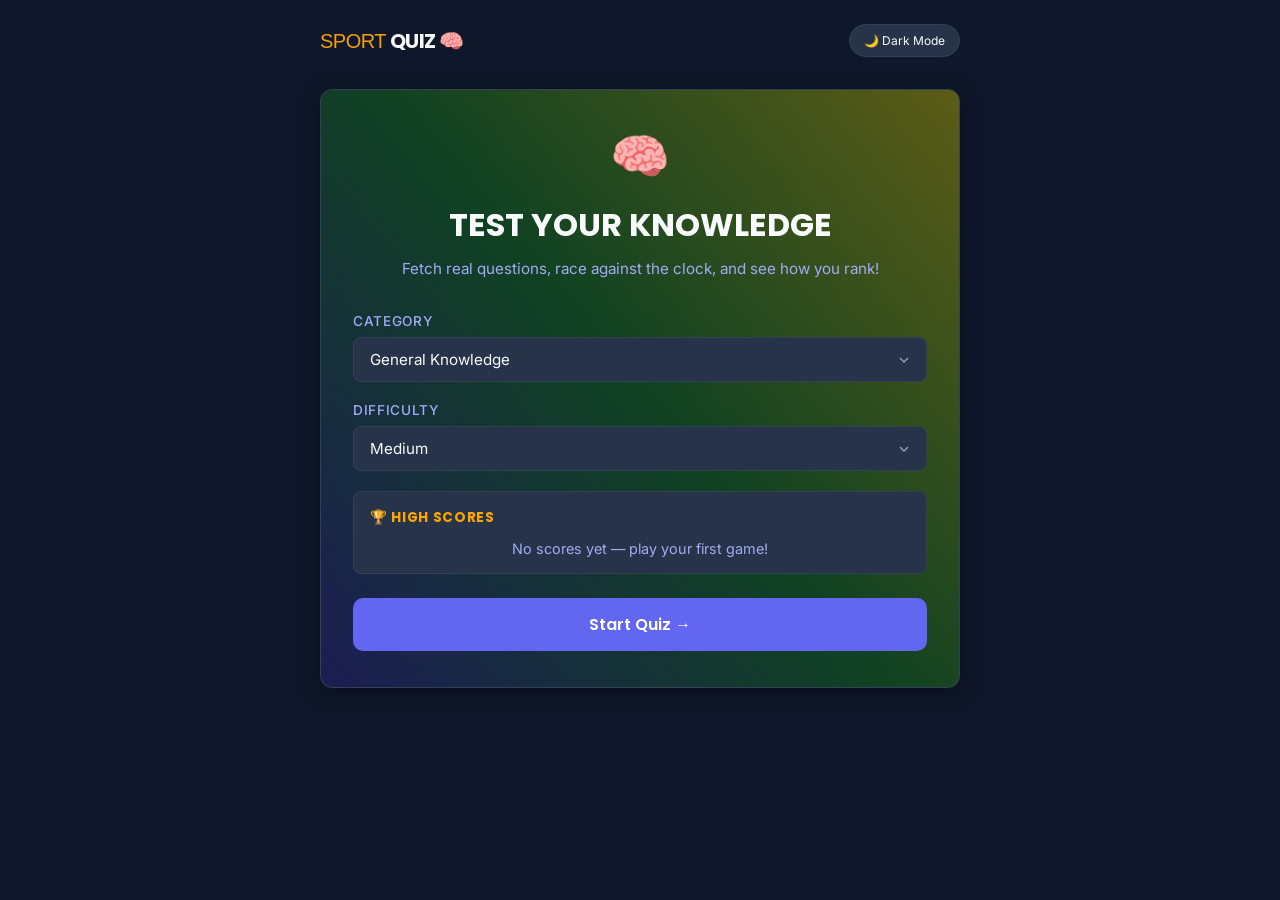
<file: index.html>
<!DOCTYPE html>
<html lang="en" data-theme="dark">
<head>
  <meta charset="UTF-8" />
  <meta name="viewport" content="width=device-width, initial-scale=1.0" />
  <title>QuizMaster — Test Your Knowledge</title>
  <link href="https://fonts.googleapis.com/css2?family=Poppins:wght@400;600;700&family=Inter:wght@400;500&display=swap" rel="stylesheet" />

  <style>
    :root {
      --bg:        #0F172A;
      --card:      linear-gradient(50deg, #1c1d53,#104222,rgb(92, 92, 22));
      --card2:     #263348;
      --border:    #334155;
      --text:      #F8FAFC;
      --muted:     rgb(164, 170, 247);
      --accent:    #6366F1;
      --accent-h:  #4F46E5;
      --correct:   green;
      --wrong:     #EF4444;
      --warn:      #F59E0B;
      --radius:    12px;
      --shadow:    0 4px 24px rgba(0,0,0,0.4);
    }
    [data-theme="light"] {
      --bg:        #F1F5F9;
      --card:      linear-gradient(50deg, #6366F1,#22C55E,green);
      --card2:     #F8FAFC;
      --border:    #E2E8F0;
      --text:      #0F172A;
      --muted:     black;
      --shadow:    0 4px 24px rgba(0,0,0,0.08);
    }

    * { box-sizing: border-box; margin: 0; padding: 0; }

    body {
      font-family: 'Inter', sans-serif;
      background: var(--bg);
      color: var(--text);
      min-height: 100vh;
      display: flex;
      flex-direction: column;
      align-items: center;
      padding: 24px 16px 48px;
      transition: background 0.3s, color 0.3s;
    }
    h1, h2, h3 { font-family: 'Poppins', sans-serif; }

    header {
      width: 100%;
      max-width: 640px;
      display: flex;
      justify-content: space-between;
      align-items: center;
      margin-bottom: 32px;
    }
    .logo {
      font-family: 'Poppins', sans-serif;
      font-weight: 700;
      font-size: 1.25rem;
      color: var(--warn);
      letter-spacing: -0.5px;
                     animation: ani ease-in-out 0.5 0.2 infinite;

    }
        .logo span { color: var(--text); }

    .logo::before{
      content: "SPORT";
      /*color:color-mix(in srgb-linear, rgb(24, 7, 7) 20%, orange 50%);*/
font-weight: 200;
font-family: 'Franklin Gothic Medium', 'Arial Narrow', Arial, sans-serif;
               animation: ani ease-in-out 15s 2s infinite;

}
    @keyframes ani {
      0%{content: "SPORT";
      color: red;
    }
      10%{content: "ANIMAL";
      color: burlywood;
    
    }
      20%{content: "HISTORY";
      color: rgb(224, 69, 69);
    
    }
    30%{content: "FILM";
  color:black;}
40%{content: "SCIENCE";
color: wheat;}
50%{content: "NATURE";
color: #104222;}
60%{content:"MUSIC";
color: gold;}
70%{content: "COMPUTER";
color: blue;}
80%{content:"GEOGRAPHY";
color: green;}
    }

    #theme-btn {
      background: var(--card2);
      border: 1px solid var(--border);
      color: var(--text);
      padding: 8px 14px;
      border-radius: 999px;
      cursor: pointer;
      font-size: 0.75rem;
      font-family: 'Inter', sans-serif;
      transition: background 0.2s;
    }
    #theme-btn:hover { background: var(--card);
    transform: scale(1.1); }

    .card {
      background: var(--card);
      border: 1px solid var(--border);
      border-radius: var(--radius);
      box-shadow: var(--shadow);
      width: 100%;
      max-width: 640px;
      padding: 36px 32px;
    }

    .screen { display: none; }
    .screen.active { display: block; }

    .welcome-icon { font-size: 3rem; text-align: center; margin-bottom: 16px; }
    .welcome-title { font-size: 2rem; font-weight: 700; text-align: center; margin-bottom: 8px; }
    .welcome-sub {
      color: var(--muted);
      text-align: center;
      margin-bottom: 32px;
      font-size: 0.95rem;
      line-height: 1.6;
    }

    .form-group { margin-bottom: 20px; }
    .form-group label {
      display: block;
      font-size: 0.85rem;
      font-weight: 500;
      color: var(--muted);
      margin-bottom: 8px;
      text-transform: uppercase;
      letter-spacing: 0.05em;
    }
    .form-group select {
      width: 100%;
      padding: 12px 16px;
      background: var(--card2);
      border: 1px solid var(--border);
      border-radius: 8px;
      color: var(--text);
      font-family: 'Inter', sans-serif;
      font-size: 0.95rem;
      cursor: pointer;
      appearance: none;
      background-image: url("data:image/svg+xml,%3Csvg xmlns='http://www.w3.org/2000/svg' width='16' height='16' viewBox='0 0 24 24' fill='none' stroke='%2394A3B8' stroke-width='2'%3E%3Cpath d='M6 9l6 6 6-6'/%3E%3C/svg%3E");
      background-repeat: no-repeat;
      background-position: right 14px center;
      transition: border-color 0.2s;
    }
    .form-group select:focus { outline: none; border-color: var(--accent); }

    .high-scores-preview {
      background: var(--card2);
      border: 1px solid var(--border);
      border-radius: 8px;
      padding: 16px;
      margin-bottom: 24px;
    }
    .high-scores-preview h3 {
      font-size: 0.85rem;
      color: var(--muted);
      text-transform: uppercase;
      letter-spacing: 0.05em;
      margin-bottom: 12px;
    }
    .score-entry {
      display: flex;
      justify-content: space-between;
      font-size: 0.9rem;
      padding: 4px 0;
      border-bottom: 1px solid var(--border);
    }
    .score-entry:last-child { border-bottom: none; }
    .score-entry .score-val { color: var(--accent); font-weight: 600; }
    .no-scores { color: var(--muted); font-size: 0.9rem; text-align: center; }

    .btn {
      display: block;
      width: 100%;
      padding: 14px 24px;
      border-radius: 10px;
      border: none;
      font-family: 'Poppins', sans-serif;
      font-size: 1rem;
      font-weight: 600;
      cursor: pointer;
      transition: transform 0.1s, opacity 0.2s;
    }
    
    .btn:active { transform: scale(0.98); }
    .btn-primary { background: var(--accent); color: #fff; }
    .btn-primary:hover { background: var(--accent-h); }
    .btn-outline {
      background: transparent;
      border: 1px solid var(--border);
      color: var(--text);
      margin-top: 12px;
    }
    .btn-outline:hover { background: var(--card2); }

    .loading-content { text-align: center; padding: 24px 0; }
    .spinner {
      width: 52px;
      height: 52px;
      border: 4px solid var(--border);
      border-top-color: var(--accent);
      border-radius: 50%;
      margin: 0 auto 24px;
      animation: spin 0.8s linear infinite;
    }
    @keyframes spin { to { transform: rotate(360deg); } }
    .loading-content p { color: var(--muted); font-size: 0.95rem; }

    .error-icon { font-size: 3rem; text-align: center; margin-bottom: 16px; }
    .error-msg { color: var(--muted); text-align: center; margin-bottom: 24px; line-height: 1.6; }

    .quiz-meta {
      display: flex;
      justify-content: space-between;
      align-items: center;
      margin-bottom: 20px;
    }
    .question-counter { font-size: 0.85rem; color: var(--muted); font-weight: 500; }

    .timer {
      display: flex;
      align-items: center;
      gap: 6px;
      font-family: 'Poppins', sans-serif;
      font-weight: 700;
      font-size: 1.1rem;
      color: var(--text);
      background: var(--card2);
      border: 1px solid var(--border);
      padding: 6px 14px;
      border-radius: 999px;
      transition: color 0.3s, border-color 0.3s;
    }
    .timer.warning { color: var(--warn); border-color: var(--warn); }
    .timer.danger  { color: var(--wrong); border-color: var(--wrong); }

    .progress-wrap {
      height: 6px;
      background: var(--card2);
      border-radius: 999px;
      margin-bottom: 24px;
      overflow: hidden;
    }
    .progress-bar {
      height: 100%;
      background: var(--accent);
      border-radius: 999px;
      transition: width 0.4s ease;
      box-shadow: 0 0 8px var(--accent);
    }

    .quiz-badges { display: flex; gap: 8px; margin-bottom: 20px; flex-wrap: wrap; }
    .badge {
      font-size: 0.75rem;
      padding: 3px 10px;
      border-radius: 999px;
      border: 1px solid var(--border);
      color: var(--muted);
      background: var(--card2);
    }
    .badge.easy   { color: #22C55E; border-color: #22C55E44; background: #22C55E11; }
    .badge.medium { color: var(--warn); border-color: #F59E0B44; background: #F59E0B11; }
    .badge.hard   { color: var(--wrong); border-color: #EF444444; background: #EF444411; }

    .question-text {
      font-family: 'Poppins', sans-serif;
      font-size: 1.15rem;
      font-weight: 600;
      line-height: 1.6;
      margin-bottom: 28px;
    }

    .answers-grid {
      display: grid;
      grid-template-columns: 1fr 1fr;
      gap: 12px;
      margin-bottom: 28px;
    }
    .answer-btn {
      background: var(--card2);
      border: 1.5px solid var(--border);
      border-radius: 10px;
      color: var(--text);
      font-family: 'Inter', sans-serif;
      font-size: 0.9rem;
      padding: 14px 12px;
      cursor: pointer;
      text-align: left;
      line-height: 1.5;
      transition: border-color 0.15s, background 0.15s, transform 0.1s;
    }
    .answer-btn:hover:not(:disabled) { border-color: var(--accent); background: var(--card); }
    .answer-btn:active:not(:disabled) { transform: scale(0.98); }
    .answer-btn.correct { border-color: var(--correct); background: #22C55E18; color: var(--correct); }
    .answer-btn.wrong   { border-color: var(--wrong);   background: #EF444418; color: var(--wrong); }
    .answer-btn:disabled { cursor: default; }

    .score-track {
      display: flex;
      align-items: center;
      justify-content: flex-end;
      gap: 8px;
      margin-bottom: 16px;
      font-size: 0.85rem;
      color: var(--muted);
    }
    .score-track strong { color: var(--correct); font-size: 1rem; }

    .results-header { text-align: center; margin-bottom: 32px; }
    .results-emoji  { font-size: 3.5rem; margin-bottom: 12px; }
    .results-title  { font-size: 1.75rem; font-weight: 700; margin-bottom: 6px; }
    .results-subtitle { color: var(--muted); font-size: 0.95rem; }

    .stats-grid {
      display: grid;
      grid-template-columns: repeat(3, 1fr);
      gap: 12px;
      margin-bottom: 28px;
    }
    .stat-card {
      background: var(--card2);
      border: 1px solid var(--border);
      border-radius: 10px;
      padding: 16px 12px;
      text-align: center;
    }
    .stat-value {
      font-family: 'Poppins', sans-serif;
      font-size: 1.75rem;
      font-weight: 700;
      margin-bottom: 4px;
    }
    .stat-label {
      font-size: 0.75rem;
      color: var(--muted);
      text-transform: uppercase;
      letter-spacing: 0.05em;
    }
    .stat-card.correct .stat-value { color: var(--correct); }
    .stat-card.wrong   .stat-value { color: var(--wrong); }
    .stat-card.total   .stat-value { color: var(--accent); }

    .percentage-ring {
      width: 120px;
      height: 120px;
      margin: 0 auto 28px;
      position: relative;
    }
    .percentage-ring svg { transform: rotate(-90deg); }
    .percentage-ring .ring-bg  { fill: none; stroke: var(--card2); stroke-width: 10; }
    .percentage-ring .ring-fill {
      fill: none;
      stroke: var(--accent);
      stroke-width: 10;
      stroke-linecap: round;
      stroke-dasharray: 314;
      stroke-dashoffset: 314;
      transition: stroke-dashoffset 1s ease;
    }
    .percentage-label {
      position: absolute;
      inset: 0;
      display: flex;
      flex-direction: column;
      align-items: center;
      justify-content: center;
    }
    .percentage-label .pct-num { font-family: 'Poppins', sans-serif; font-size: 1.75rem; font-weight: 700; }
    .percentage-label .pct-sym { font-size: 0.8rem; color: var(--muted); }

    .new-best {
      text-align: center;
      color: var(--warn);
      font-weight: 600;
      font-size: 0.9rem;
      margin-bottom: 16px;
      padding: 10px;
      background: #F59E0B11;
      border: 1px solid #F59E0B44;
      border-radius: 8px;
    }

    @media (max-width: 480px) {
      .card { padding: 24px 18px; }
      .answers-grid { grid-template-columns: 1fr; }
      .stats-grid { grid-template-columns: 1fr; }
      .welcome-title { font-size: 1.6rem; }
      .question-text { font-size: 1rem; }
    }
    .logo::after{
      content: " 🧠";
      color: yellow;
      animation: col ease-in-out 15s 1s infinite;
    }
    @keyframes col {
0%{color: yellow;}
50%{color:#22C55E ;}
100%{color: #6366F1;}
    }
    #high-score{
      color: orange;
    }
    #high-score::before{
      content: "🏆";
      color: #65e092;
      transform: scale(1);
      animation: high ease-in-out 2s 1s infinite ;
    }
    @keyframes high {
      0%{color: #1c1d53;}
      50%{
      color: #104222;}
    
    }
    
  </style>
</head>

<body>

  <header>
    <div class="logo"><span>  QUIZ </span></div>
    <button id="theme-btn">🌙 Dark Mode</button>
  </header>

  <div class="card">

    <!-- SCREEN 1: WELCOME -->
    <div id="screen-welcome" class="screen active">
      <div class="welcome-icon"> 🧠</div>
      <h1 class="welcome-title">TEST YOUR KNOWLEDGE</h1>
      <p class="welcome-sub">
        Fetch real questions,
        race against the clock, and see how you rank!
      </p>

      <div class="form-group">
        <label for="category-select">Category</label>
        <select id="category-select">
          <option value="9">General Knowledge</option>
          <option value="17">Science &amp; Nature</option>
          <option value="21">Sports</option>
          <option value="23">History</option>
          <option value="27">Animals</option>
          <option value="11">Film</option>
          <option value="12">Music</option>
          <option value="18">Computers</option>
          <option value="22">Geography</option>
                    <option value="10">books</option>
                      <option value="24">politics</option>
                    <option value="28">vehicles</option>


        </select>
      </div>

      <div class="form-group">
        <label for="difficulty-select">Difficulty</label>
        <select id="difficulty-select">
          <option value="easy">Easy</option>
          <option value="medium" selected>Medium</option>
          <option value="hard">Hard</option>
        </select>
      </div>

      <div class="high-scores-preview">
        <h3 id="high-score"> High Scores</h3>
        <div id="scores-list"></div>
      </div>

      <button class="btn btn-primary" id="start-btn">Start Quiz →</button>
    </div>

    <!-- SCREEN 2: LOADING -->
    <div id="screen-loading" class="screen">
      <div class="loading-content">
        <div class="spinner"></div>
        <h2 style="margin-bottom:8px;">Fetching Questions…</h2>
        <p>Loading fresh questions.</p>
      </div>
    </div>

    <!-- SCREEN 3: ERROR -->
    <div id="screen-error" class="screen">
      <div class="error-icon">⚠️</div>
      <h2 style="text-align:center; margin-bottom:12px;">Something Went Wrong</h2>
      <p class="error-msg" id="error-text">Could not load questions. Please check your connection.</p>
      <button class="btn btn-primary" id="retry-btn">Try Again</button>
    </div>

    <!-- SCREEN 4: QUIZ -->
    <div id="screen-quiz" class="screen">
      <div class="quiz-meta">
        <span class="question-counter" id="q-counter">Question 1 of 10</span>
        <div class="timer" id="timer">⏱ 30</div>
      </div>

      <div class="progress-wrap">
        <div class="progress-bar" id="progress-bar"></div>
      </div>

      <div class="quiz-badges">
        <span class="badge" id="cat-badge">General Knowledge</span>
        <span class="badge" id="diff-badge">Medium</span>
      </div>

      <div class="score-track">
        Score: <strong id="live-score">0</strong> / <span id="live-max">10</span>
      </div>

      <p class="question-text" id="question-text">Loading question…</p>

      <div class="answers-grid" id="answers-grid"></div>

      <button class="btn btn-primary" id="next-btn" style="display:none;">
        Next Question →
      </button>
    </div>

    <!-- SCREEN 5: RESULTS -->
    <div id="screen-results" class="screen">
      <div class="results-header">
        <div class="results-emoji" id="result-emoji">🎉</div>
        <h2 class="results-title" id="result-title">Great job!</h2>
        <p class="results-subtitle" id="result-sub">Here's how you did:</p>
      </div>

      <div class="percentage-ring">
        <svg width="120" height="120" viewBox="0 0 120 120">
          <circle class="ring-bg"   cx="60" cy="60" r="50" />
          <circle class="ring-fill" cx="60" cy="60" r="50" id="ring-fill" />
        </svg>
        <div class="percentage-label">
          <span class="pct-num" id="pct-num">0</span>
          <span class="pct-sym">%</span>
        </div>
      </div>

      <div class="new-best" id="new-best" style="display:none;">🏆 New High Score!</div>

      <div class="stats-grid">
        <div class="stat-card total">
          <div class="stat-value" id="stat-total">10</div>
          <div class="stat-label">Questions</div>
        </div>
        <div class="stat-card correct">
          <div class="stat-value" id="stat-correct">0</div>
          <div class="stat-label">Correct</div>
        </div>
        <div class="stat-card wrong">
          <div class="stat-value" id="stat-wrong">0</div>
          <div class="stat-label">Wrong</div>
        </div>
      </div>

      <button class="btn btn-primary" id="restart-btn">Play Again →</button>
      <button class="btn btn-outline" id="change-btn">Change Settings</button>
    </div>

  </div><!-- end .card -->


  <script>

    // Decode HTML entities from the API (e.g. &amp; → &)
    function decodeHTML(text) {
      const el = document.createElement('div');
      el.innerHTML = text;
      return el.textContent;
    }

    // Shuffle an array randomly (Fisher-Yates algorithm)
    function shuffleArray(array) {
      for (let i = array.length - 1; i > 0; i--) {
        const randomIndex = Math.floor(Math.random() * (i + 1));
        [array[i], array[randomIndex]] = [array[randomIndex], array[i]];
      }
      return array;
    }

    // Show one screen and hide all others
    function showScreen(screenId) {
      document.querySelectorAll('.screen').forEach(function(s) {
        s.classList.remove('active');
      });
      document.getElementById(screenId).classList.add('active');
    }

    // ── STATE ──
    let questions    = [];
    let currentIndex = 0;
    let score        = 0;
    let timerID      = null;
    let timeLeft     = 30;
    let answered     = false;

    // ── DARK MODE TOGGLE ──
    const themeBtn = document.getElementById('theme-btn');
    themeBtn.addEventListener('click', function() {
      const html = document.documentElement;
      if (html.getAttribute('data-theme') === 'dark') {
        html.setAttribute('data-theme', 'light');
        themeBtn.textContent = '☀️ Light Mode';
      } else {
        html.setAttribute('data-theme', 'dark');
        themeBtn.textContent = '🌙 Dark Mode';
      }
    });

    // ── HIGH SCORES ──
    function getHighScores() {
      const saved = localStorage.getItem('quizmasterScores');
      return saved ? JSON.parse(saved) : [];
    }

    function saveHighScore(pct, correct, total, category, difficulty) {
      const scores = getHighScores();
      scores.push({ pct, correct, total, category, difficulty, date: new Date().toLocaleDateString() });
      scores.sort(function(a, b) { return b.pct - a.pct; });
      const top5 = scores.slice(0, 5);
      localStorage.setItem('quizmasterScores', JSON.stringify(top5));
      return top5[0].pct === pct;
    }

    function renderHighScores() {
      const list   = document.getElementById('scores-list');
      const scores = getHighScores();
      if (scores.length === 0) {
        list.innerHTML = '<p class="no-scores">No scores yet — play your first game!</p>';
        return;
      }
      list.innerHTML = scores.map(function(s, i) {
        return `<div class="score-entry">
          <span>${i + 1}. ${s.correct}/${s.total} · ${s.difficulty}</span>
          <span class="score-val">${s.pct}%</span>
        </div>`;
      }).join('');
    }

    // ── FETCH QUESTIONS FROM API ──
    //async function fetchQuestions(category, difficulty) {
      //const url = `https://opentdb.com/api.php?amount=10&category=${category}&difficulty=${difficulty}&type=multiple`;
      //const response = await fetch(url);
      //if (!response.ok) throw new Error('Network response was not OK');
      //const data = await response.json();
      //if (data.response_code !== 0) {
        //throw new Error('No questions found for this combination. Try a different category or difficulty.');
     // }
     // console.log(url)
     // return data.results;
    //}
    async function fetchQuestions(category, difficulty) {
  const url = `https://opentdb.com/api.php?amount=20&category=${category}&difficulty=${difficulty}&type=multiple`;

  try {
    const response = await fetch(url, {
      method: "GET",
      headers: {
        Accept: "application/json"
      }
    });

    if (!response.ok) {
      throw new Error(`HTTP Error: ${response.status}`);
    }

    const data = await response.json();

    console.log(data);

    if (data.response_code !== 0) {
      throw new Error("No questions returned by the API.");
    }

    return data.results;
  } catch (err) {
    console.error("Fetch Error:", err);
    throw err;
  }
}

    // ── START QUIZ ──
    document.getElementById('start-btn').addEventListener('click', async function() {
      const category   = document.getElementById('category-select').value;
      const difficulty = document.getElementById('difficulty-select').value;
      const catText    = document.getElementById('category-select').selectedOptions[0].text;

      showScreen('screen-loading');

      try {
        questions    = await fetchQuestions(category, difficulty);
        currentIndex = 0;
        score        = 0;
        answered     = false;

        showScreen('screen-quiz');
        updateQuizBadges(catText, difficulty);
        document.getElementById('live-max').textContent = questions.length;
        renderQuestion();
      } catch (error) {
        document.getElementById('error-text').textContent =
          error.message || 'Could not load questions. Please try again.';
        showScreen('screen-error');
      }
    });

    document.getElementById('retry-btn').addEventListener('click', function() {
      showScreen('screen-welcome');
    });

    // ── BADGES ──
    function updateQuizBadges(categoryName, difficulty) {
      document.getElementById('cat-badge').textContent  = categoryName;
      const diffBadge = document.getElementById('diff-badge');
      diffBadge.textContent = difficulty.charAt(0).toUpperCase() + difficulty.slice(1);
      diffBadge.className   = 'badge ' + difficulty;
    }

    // ── RENDER QUESTION ──
    function renderQuestion() {
      answered = false;
      const q = questions[currentIndex];
      const allAnswers = shuffleArray([q.correct_answer, ...q.incorrect_answers]);

      document.getElementById('q-counter').textContent =
        `Question ${currentIndex + 1} of ${questions.length}`;
      document.getElementById('progress-bar').style.width =
        ((currentIndex / questions.length) * 100) + '%';
      document.getElementById('live-score').textContent = score;
      document.getElementById('question-text').textContent = decodeHTML(q.question);

      const grid = document.getElementById('answers-grid');
      grid.innerHTML = '';

      allAnswers.forEach(function(answer) {
        const btn = document.createElement('button');
        btn.className   = 'answer-btn';
        btn.textContent = decodeHTML(answer);
        btn.addEventListener('click', function() {
          handleAnswer(answer, q.correct_answer);
        });
        grid.appendChild(btn);
      });

      document.getElementById('next-btn').style.display = 'none';
      startTimer();
    }

    // ── TIMER ──
    function startTimer() {
      timeLeft = 35;
      updateTimerDisplay();
      clearInterval(timerID);
      timerID = setInterval(function() {
        timeLeft--;
        updateTimerDisplay();
        if (timeLeft <= 0) {
          clearInterval(timerID);
          handleAnswer(null, questions[currentIndex].correct_answer);
        }
      }, 1000);
    }

    function updateTimerDisplay() {
      const el = document.getElementById('timer');
      el.textContent = `⏱ ${timeLeft}`;
      el.className = 'timer';
      if (timeLeft <= 10)      el.classList.add('danger');
      else if (timeLeft <= 20) el.classList.add('warning');
    }

    // ── HANDLE ANSWER ──
    function handleAnswer(selectedAnswer, correctAnswer) {
      if (answered) return;
      answered = true;
      clearInterval(timerID);

      document.querySelectorAll('.answer-btn').forEach(function(btn) {
        btn.disabled = true;
        const btnText = btn.textContent;
        const correct = decodeHTML(correctAnswer);
        if (btnText === correct) btn.classList.add('correct');
        if (selectedAnswer !== null &&
            btnText === decodeHTML(selectedAnswer) &&
            selectedAnswer !== correctAnswer) {
          btn.classList.add('wrong');
        }
      });

      if (selectedAnswer === correctAnswer) {
        score++;
        document.getElementById('live-score').textContent = score;
      }

      const nextBtn = document.getElementById('next-btn');
      nextBtn.textContent = currentIndex < questions.length - 1
        ? 'Next Question →'
        : 'See Results →';
      nextBtn.style.display = 'block';
    }

    // ── NEXT BUTTON ──
    document.getElementById('next-btn').addEventListener('click', function() {
      currentIndex++;
      if (currentIndex < questions.length) {
        renderQuestion();
      } else {
        showResults();
      }
    });

    // ── SHOW RESULTS ──
    function showResults() {
      const total = questions.length;
      const wrong = total - score;
      const pct   = Math.round((score / total) * 100);

      let emoji = '😢', title = 'Keep practising!';
      if (pct >= 90)      { 
        emoji = '🏆'; title = 'Outstanding!'; }
      else if (pct >= 70) {
         emoji = '🎉'; title = 'Great job!'; }
      else if (pct >= 50) { 
        emoji = '👍'; title = 'Not bad!'; }
      else if (pct >= 30) { 
        emoji = '📚'; title = 'Keep studying!'; }

      document.getElementById('result-emoji').textContent = emoji;
      document.getElementById('result-title').textContent = title;
      document.getElementById('result-sub').textContent   =
        `You answered ${score} out of ${total} correctly.`;
      document.getElementById('stat-total').textContent   = total;
      document.getElementById('stat-correct').textContent = score;
      document.getElementById('stat-wrong').textContent   = wrong;
      document.getElementById('pct-num').textContent      = pct;

      // Animate the SVG ring
      const offset = 314 - (pct / 100) * 314;
      setTimeout(function() {
        document.getElementById('ring-fill').style.strokeDashoffset = offset;
      }, 100);

      const catName    = document.getElementById('category-select').selectedOptions[0].text;
      const difficulty = document.getElementById('difficulty-select').value;
      const isNewBest  = saveHighScore(pct, score, total, catName, difficulty);
      document.getElementById('new-best').style.display = isNewBest ? 'block' : 'none';

      showScreen('screen-results');
    }

    // ── RESTART ──
    document.getElementById('restart-btn').addEventListener('click', async function() {
      const category   = document.getElementById('category-select').value;
      const difficulty = document.getElementById('difficulty-select').value;
      const catText    = document.getElementById('category-select').selectedOptions[0].text;

      document.getElementById('ring-fill').style.strokeDashoffset = '314';
      showScreen('screen-loading');

      try {
        questions    = await fetchQuestions(category, difficulty);
        currentIndex = 0;
        score        = 0;
        answered     = false;
        showScreen('screen-quiz');
        updateQuizBadges(catText, difficulty);
        document.getElementById('live-max').textContent = questions.length;
        renderQuestion();
      } catch (error) {
        document.getElementById('error-text').textContent =
          error.message || 'Could not load questions. Please try again.';
        showScreen('screen-error');
      }
    });

    // ── CHANGE SETTINGS ──
    document.getElementById('change-btn').addEventListener('click', function() {
      document.getElementById('ring-fill').style.strokeDashoffset = '314';
      renderHighScores();
      showScreen('screen-welcome');
    });

    // ── INIT ──
    renderHighScores();

  </script>

</body>
</html>
</file>
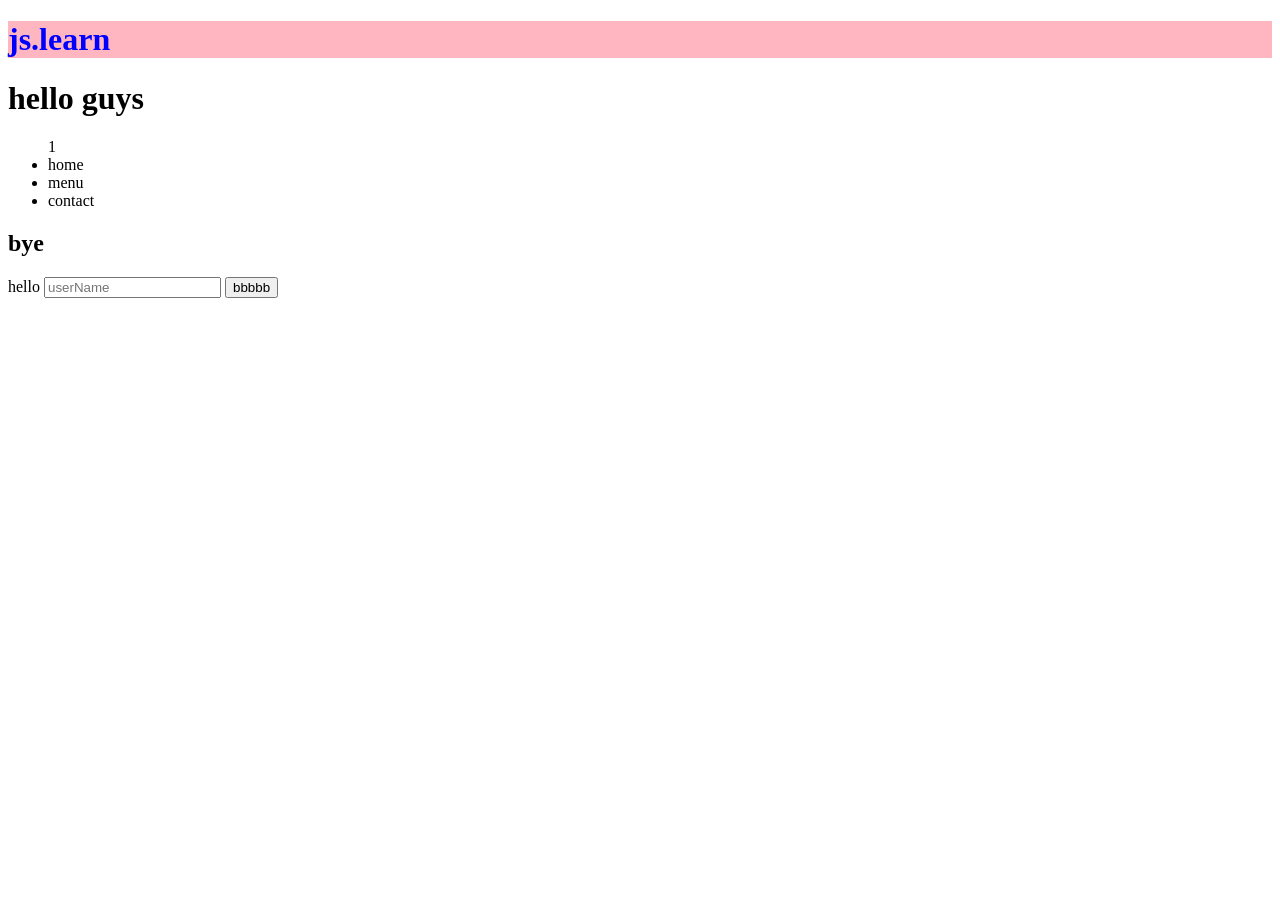
<file: index2.html>
<!DOCTYPE html>
<html>
    <head>
        <title>web.com</title>
    <meta name="viewport" content="width=device-width,initial-scale1.0">
   <style src="styles.css"></style>
<link rel="stylesheet" href="styles.css">
    </head>
    <body>
        <header>
<h1 id="js">js.learn</h1>
        </header>
        <ul id="menu">
            <li>home</li>
            <li>menu</li>
            <li style="display: none;">email</li>
        </ul>
        
        <input type="text" id="userName" placeholder="userName">
        <button id="btn" >bbbbb</button>
        <script src="index.js"></script>
    </body>
</html>
</file>
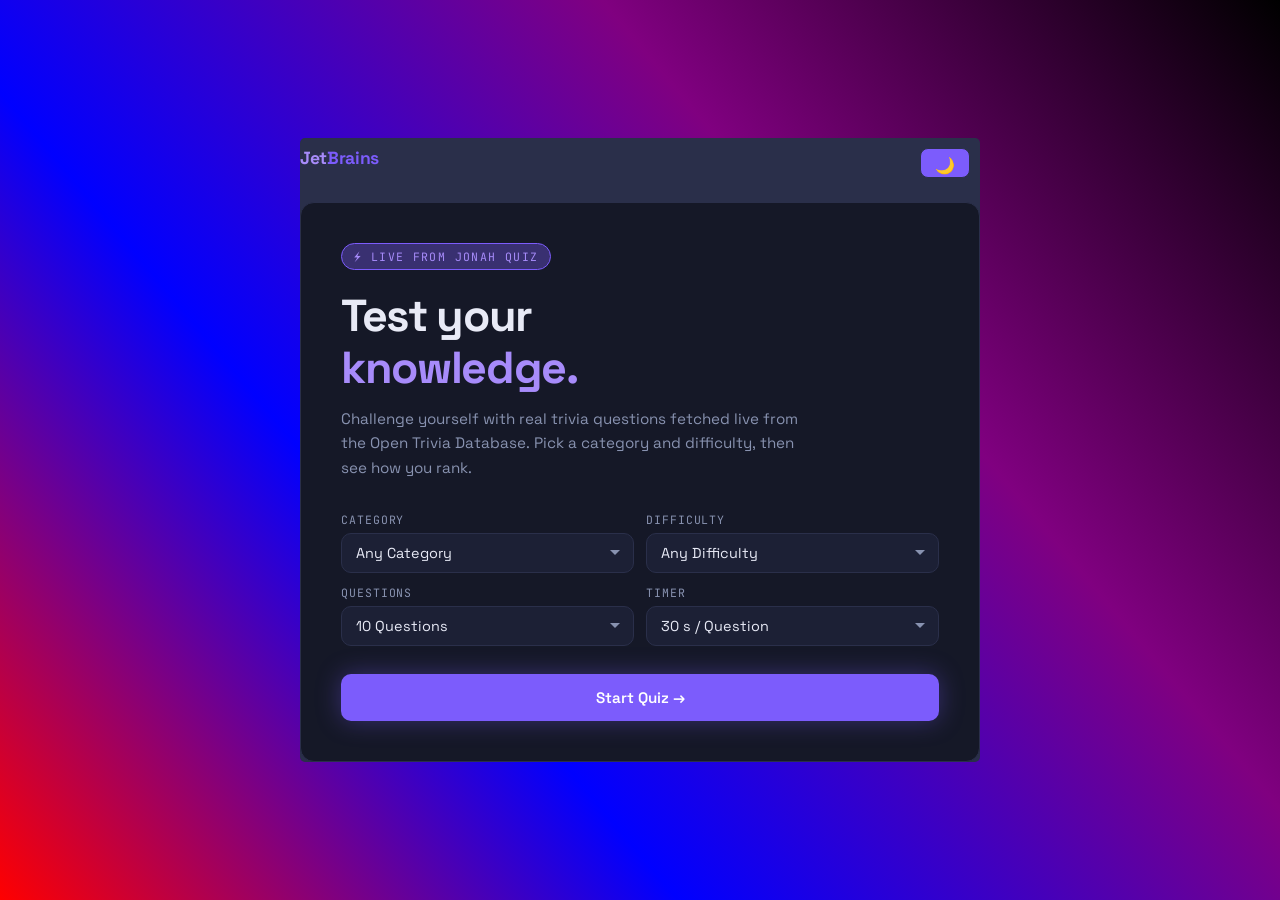
<file: quiz.html>
<!DOCTYPE html>
<html lang="en">
<head>
<meta charset="UTF-8" />
<meta name="viewport" content="width=device-width, initial-scale=1.0" />
<title>QuizMind — Knowledge Challenge</title>
<link href="https://fonts.googleapis.com/css2?family=Space+Grotesk:wght@400;500;600;700&family=JetBrains+Mono:wght@400;700&display=swap" rel="stylesheet" />
<style>
  :root {
    --bg:        #0d0f1a;
    --surface:   #151827;
    --card:      #1c2035;
    --border:    #2a2f4a;
    --accent:    #7c5cfc;
    --accent2:   #a78bfa;
    --glow:      rgba(124,92,252,0.35);
    --green:     #22d3a5;
    --red:       #f87171;
    --yellow:    #fbbf24;
    --text:      #e8eaf6;
    --muted:     #8892b0;
    --radius:    14px;
    --font-head: 'Space Grotesk', sans-serif;
    --font-mono: 'JetBrains Mono', monospace;
  }
  [data-theme="light"] {
    --bg:      #f0f2ff;
    --surface: #ffffff;
    --card:    #f8f9ff;
    --border:  #dde1f8;
    --glow:    rgba(124,92,252,0.15);
    --text:    #1a1d3a;
    --muted:   #5a6080;
  }

  *, *::before, *::after { box-sizing: border-box; margin: 0; padding: 0; }

  body {
    font-family: var(--font-head);
    background: var(--bg);
    color: var(--text);
    min-height: 100vh;
    display: flex;
    align-items: center;
    justify-content: center;
    padding: 16px;
    transition: background 0.3s, color 0.3s;
  }

  /* ── Layout ── */
  .app {
    width: 100%;
    max-width: 680px;
    position: relative;
  }

  /* ── Top bar ── */
  .topbar {
    display: flex;
    justify-content: space-between;
    align-items: center;
    margin-bottom: 24px;
  }
  .logo {
    font-size: 1.1rem;
    font-weight: 700;
    letter-spacing: -0.02em;
    color: var(--accent2);
  }
  .logo span { color: var(--accent); }
  .topbar-actions { display: flex; gap: 10px; }

  .icon-btn {
    background: var(--surface);
    border: 1px solid var(--border);
    color: var(--muted);
    border-radius: 8px;
    padding: 7px 10px;
    cursor: pointer;
    font-size: 1rem;
    transition: all 0.2s;
  }
  .icon-btn:hover { border-color: var(--accent); color: var(--accent); }

  /* ── Screen base ── */
  .screen {
    background: var(--surface);
    border: 1px solid var(--border);
    border-radius: var(--radius);
    padding: 40px;
    display: none;
    animation: fadeUp 0.4s ease;
  }
  .screen.active { display: block; }

  @keyframes fadeUp {
    from { opacity: 0; transform: translateY(16px); }
    to   { opacity: 1; transform: translateY(0); }
  }

  /* ── Welcome ── */
  .welcome-badge {
    display: inline-block;
    background: var(--glow);
    border: 1px solid var(--accent);
    color: var(--accent2);
    font-size: 0.72rem;
    font-family: var(--font-mono);
    letter-spacing: 0.12em;
    text-transform: uppercase;
    padding: 5px 12px;
    border-radius: 100px;
    margin-bottom: 20px;
  }
  .welcome-title {
    font-size: clamp(2rem, 5vw, 2.8rem);
    font-weight: 700;
    line-height: 1.15;
    letter-spacing: -0.03em;
    margin-bottom: 14px;
  }
  .welcome-title em { font-style: normal; color: var(--accent2); }
  .welcome-desc {
    color: var(--muted);
    font-size: 0.95rem;
    line-height: 1.6;
    margin-bottom: 32px;
    max-width: 480px;
  }

  /* ── Controls (selects) ── */
  .controls {
    display: grid;
    grid-template-columns: 1fr 1fr;
    gap: 12px;
    margin-bottom: 28px;
  }
  .ctrl-group { display: flex; flex-direction: column; gap: 6px; }
  .ctrl-label {
    font-size: 0.72rem;
    font-family: var(--font-mono);
    letter-spacing: 0.08em;
    color: var(--muted);
    text-transform: uppercase;
  }
  .ctrl-select {
    background: var(--card);
    border: 1px solid var(--border);
    color: var(--text);
    border-radius: 10px;
    padding: 10px 14px;
    font-family: var(--font-head);
    font-size: 0.9rem;
    cursor: pointer;
    appearance: none;
    background-image: url("data:image/svg+xml,%3Csvg xmlns='http://www.w3.org/2000/svg' width='12' height='12' viewBox='0 0 12 12'%3E%3Cpath fill='%238892b0' d='M6 8L1 3h10z'/%3E%3C/svg%3E");
    background-repeat: no-repeat;
    background-position: right 12px center;
    padding-right: 32px;
    transition: border-color 0.2s;
  }
  .ctrl-select:focus { outline: none; border-color: var(--accent); }

  /* ── Highscore display ── */
  .highscore-banner {
    display: flex;
    align-items: center;
    gap: 10px;
    background: var(--card);
    border: 1px solid var(--border);
    border-radius: 10px;
    padding: 12px 16px;
    margin-bottom: 28px;
    font-size: 0.88rem;
    color: var(--muted);
  }
  .highscore-banner .hs-val {
    font-family: var(--font-mono);
    font-weight: 700;
    color: var(--yellow);
  }
  .hs-icon { font-size: 1.1rem; }

  /* ── Buttons ── */
  .btn {
    display: inline-flex;
    align-items: center;
    justify-content: center;
    gap: 8px;
    padding: 14px 28px;
    border-radius: 10px;
    font-family: var(--font-head);
    font-weight: 600;
    font-size: 0.95rem;
    cursor: pointer;
    border: none;
    transition: all 0.2s;
  }
  .btn-primary {
    background: var(--accent);
    color: #fff;
    box-shadow: 0 0 24px var(--glow);
  }
  .btn-primary:hover {
    background: var(--accent2);
    box-shadow: 0 0 36px var(--glow);
    transform: translateY(-1px);
  }
  .btn-outline {
    background: transparent;
    border: 1px solid var(--border);
    color: var(--text);
  }
  .btn-outline:hover { border-color: var(--accent); color: var(--accent); }
  .btn-full { width: 100%; }

  /* ── Quiz screen ── */
  .quiz-header {
    display: flex;
    align-items: center;
    justify-content: space-between;
    margin-bottom: 20px;
  }
  .q-counter {
    font-family: var(--font-mono);
    font-size: 0.78rem;
    color: var(--muted);
    letter-spacing: 0.08em;
  }
  .q-counter strong { color: var(--accent2); }

  .timer-badge {
    display: flex;
    align-items: center;
    gap: 6px;
    background: var(--card);
    border: 1px solid var(--border);
    border-radius: 8px;
    padding: 6px 12px;
    font-family: var(--font-mono);
    font-size: 0.9rem;
    font-weight: 700;
    color: var(--text);
    transition: all 0.3s;
  }
  .timer-badge.warning { border-color: var(--yellow); color: var(--yellow); }
  .timer-badge.danger  { border-color: var(--red);    color: var(--red); animation: pulse 0.6s infinite; }
  @keyframes pulse { 0%,100% { opacity:1; } 50% { opacity: 0.5; } }

  /* ── Progress bar ── */
  .progress-wrap {
    height: 4px;
    background: var(--border);
    border-radius: 100px;
    margin-bottom: 28px;
    overflow: hidden;
  }
  .progress-fill {
    height: 100%;
    background: linear-gradient(90deg, var(--accent), var(--accent2));
    border-radius: 100px;
    transition: width 0.5s cubic-bezier(.4,0,.2,1);
    box-shadow: 0 0 10px var(--glow);
  }

  /* ── Category pill ── */
  .category-pill {
    display: inline-flex;
    align-items: center;
    gap: 6px;
    font-size: 0.72rem;
    font-family: var(--font-mono);
    text-transform: uppercase;
    letter-spacing: 0.1em;
    color: var(--muted);
    background: var(--card);
    border: 1px solid var(--border);
    border-radius: 100px;
    padding: 4px 12px;
    margin-bottom: 14px;
  }
  .diff-dot {
    width: 7px; height: 7px;
    border-radius: 50%;
    background: var(--green);
  }
  .diff-dot.medium { background: var(--yellow); }
  .diff-dot.hard   { background: var(--red); }

  /* ── Question ── */
  .question-text {
    font-size: clamp(1.05rem, 2.5vw, 1.25rem);
    font-weight: 600;
    line-height: 1.5;
    margin-bottom: 28px;
    color: var(--text);
  }

  /* ── Answer options ── */
  .options { display: flex; flex-direction: column; gap: 10px; margin-bottom: 28px; }

  .option {
    position: relative;
    display: flex;
    align-items: center;
    gap: 14px;
    padding: 14px 18px;
    background: var(--card);
    border: 1px solid var(--border);
    border-radius: 10px;
    cursor: pointer;
    transition: all 0.2s;
    overflow: hidden;
    user-select: none;
  }
  .option::before {
    content: '';
    position: absolute;
    inset: 0;
    background: linear-gradient(90deg, var(--glow), transparent);
    opacity: 0;
    transition: opacity 0.25s;
  }
  .option:hover:not(.disabled)::before { opacity: 1; }
  .option:hover:not(.disabled) { border-color: var(--accent); transform: translateX(3px); }

  .option-key {
    width: 32px; height: 32px;
    border-radius: 8px;
    background: var(--surface);
    border: 1px solid var(--border);
    display: flex;
    align-items: center;
    justify-content: center;
    font-family: var(--font-mono);
    font-size: 0.78rem;
    font-weight: 700;
    color: var(--muted);
    flex-shrink: 0;
    transition: all 0.2s;
    position: relative;
    z-index: 1;
  }
  .option-text {
    font-size: 0.92rem;
    line-height: 1.45;
    position: relative;
    z-index: 1;
  }

  .option.selected { border-color: var(--accent); }
  .option.selected .option-key { background: var(--accent); border-color: var(--accent); color: #fff; }

  .option.correct { border-color: var(--green); background: rgba(34,211,165,0.06); }
  .option.correct .option-key { background: var(--green); border-color: var(--green); color: #000; }

  .option.wrong { border-color: var(--red); background: rgba(248,113,113,0.06); }
  .option.wrong .option-key { background: var(--red); border-color: var(--red); color: #fff; }

  .option.disabled { cursor: default; }
  .option.disabled:hover { transform: none; }

  /* ── Quiz footer ── */
  .quiz-footer { display: flex; justify-content: flex-end; }

  /* ── Results ── */
  .result-header { text-align: center; margin-bottom: 36px; }
  .result-emoji {
    font-size: 3.5rem;
    display: block;
    margin-bottom: 12px;
    animation: bounce 0.6s ease;
  }
  @keyframes bounce {
    0%   { transform: scale(0); }
    60%  { transform: scale(1.15); }
    100% { transform: scale(1); }
  }
  .result-title {
    font-size: 1.8rem;
    font-weight: 700;
    letter-spacing: -0.03em;
    margin-bottom: 8px;
  }
  .result-subtitle { color: var(--muted); font-size: 0.9rem; }

  /* ── Score ring ── */
  .score-ring-wrap {
    display: flex;
    justify-content: center;
    margin-bottom: 32px;
  }
  .score-ring {
    width: 140px; height: 140px;
    position: relative;
  }
  .score-ring svg { transform: rotate(-90deg); }
  .score-ring circle.track { fill: none; stroke: var(--border); stroke-width: 8; }
  .score-ring circle.fill {
    fill: none;
    stroke: var(--accent);
    stroke-width: 8;
    stroke-linecap: round;
    transition: stroke-dashoffset 1s cubic-bezier(.4,0,.2,1);
    filter: drop-shadow(0 0 6px var(--accent));
  }
  .score-pct {
    position: absolute;
    inset: 0;
    display: flex;
    flex-direction: column;
    align-items: center;
    justify-content: center;
    font-family: var(--font-mono);
    font-size: 1.6rem;
    font-weight: 700;
    color: var(--text);
  }
  .score-pct span { font-size: 0.65rem; color: var(--muted); font-family: var(--font-head); }

  /* ── Stat cards ── */
  .stats {
    display: grid;
    grid-template-columns: repeat(3, 1fr);
    gap: 12px;
    margin-bottom: 28px;
  }
  .stat-card {
    background: var(--card);
    border: 1px solid var(--border);
    border-radius: 10px;
    padding: 16px 12px;
    text-align: center;
  }
  .stat-val {
    font-family: var(--font-mono);
    font-size: 1.6rem;
    font-weight: 700;
    color: var(--accent2);
    display: block;
    margin-bottom: 4px;
  }
  .stat-val.green { color: var(--green); }
  .stat-val.red   { color: var(--red); }
  .stat-lbl { font-size: 0.72rem; color: var(--muted); }

  .hs-new {
    display: flex;
    align-items: center;
    justify-content: center;
    gap: 8px;
    background: rgba(251,191,36,0.08);
    border: 1px solid rgba(251,191,36,0.3);
    border-radius: 10px;
    padding: 12px;
    margin-bottom: 24px;
    font-size: 0.88rem;
    color: var(--yellow);
    font-weight: 600;
  }

  .result-actions { display: flex; gap: 12px; }
  .result-actions .btn { flex: 1; }

  /* ── Loading ── */
  .loading-state {
    display: flex;
    flex-direction: column;
    align-items: center;
    gap: 18px;
    padding: 60px 40px;
    text-align: center;
  }
  .spinner {
    width: 44px; height: 44px;
    border: 3px solid var(--border);
    border-top-color: var(--accent);
    border-radius: 50%;
    animation: spin 0.8s linear infinite;
  }
  @keyframes spin { to { transform: rotate(360deg); } }
  .loading-text { color: var(--muted); font-size: 0.9rem; }

  /* ── Error ── */
  .error-state {
    text-align: center;
    padding: 40px;
  }
  .error-icon { font-size: 2.5rem; margin-bottom: 12px; }
  .error-msg { color: var(--muted); margin-bottom: 20px; font-size: 0.9rem; }

  /* ── Responsive ── */
  @media (max-width: 480px) {
    .screen { padding: 24px 20px; }
    .controls { grid-template-columns: 1fr; }
    .stats { grid-template-columns: repeat(3,1fr); gap: 8px; }
    .stat-card { padding: 12px 6px; }
    .stat-val { font-size: 1.3rem; }
    .result-actions { flex-direction: column; }
    .btn { padding: 13px 20px; }
  }
  body{
background: linear-gradient(50deg, red, blue, purple, black);
  }
  .app{
    background-color: #2a2f4a;
    border-radius: 5px;
  }
  .icon-btn{
    background-color:#7c5cfc;
    content: icon;
    color: white;
    width: 50px;
    height: 30px;
   /*padding: 10px;*/
    margin-right: 10px;
    margin-top: 10px;
    
  }
  @keyframes bounce {
    0%, 100%{
        transform: translate(0);
    }
    50%{
        transform: translateY(-10px);
    }
  }
  .icon-btn:hover{
    color: aquamarine;
    animation: bounce 1s infinite;
  }
</style>
</head>
<body>

<div class="app">

  <!-- Top bar -->
  <div class="topbar">
    <div class="logo">Jet<span>Brains</span></div>
    <div class="topbar-actions">
    <button class="icon-btn" id="themeToggle" title="Toggle dark/light mode">🌙</button>
    </div>
  </div>

  <!-- ─── WELCOME SCREEN ─── -->
  <section class="screen active" id="welcomeScreen">
    <div class="welcome-badge">⚡ Live from JONAH QUIZ</div>
    <h1 class="welcome-title">Test your<br/><em>knowledge.</em></h1>
    <p class="welcome-desc">
      Challenge yourself with real trivia questions fetched live from the Open Trivia Database.
      Pick a category and difficulty, then see how you rank.
    </p>

    <div id="highscoreBanner" class="highscore-banner" style="display:none">
      <span class="hs-icon">🏆</span>
      <span>Your best score: <span class="hs-val" id="hsDisplay">—</span></span>
    </div>

    <div class="controls">
      <div class="ctrl-group">
        <label class="ctrl-label" for="categorySelect">Category</label>
        <select class="ctrl-select" id="categorySelect">
          <option value="0">Any Category</option>
          <option value="9">General Knowledge</option>
          <option value="10">Books</option>
          <option value="11">Film</option>
          <option value="12">Music</option>
          <option value="14">Television</option>
          <option value="15">Video Games</option>
          <option value="17">Science & Nature</option>
          <option value="18">Computers</option>
          <option value="19">Mathematics</option>
          <option value="20">Mythology</option>
          <option value="21">Sports</option>
          <option value="22">Geography</option>
          <option value="23">History</option>
          <option value="27">Animals</option>
        </select>
      </div>
      <div class="ctrl-group">
        <label class="ctrl-label" for="difficultySelect">Difficulty</label>
        <select class="ctrl-select" id="difficultySelect">
          <option value="">Any Difficulty</option>
          <option value="easy">Easy</option>
          <option value="medium">Medium</option>
          <option value="hard">Hard</option>
        </select>
      </div>
      <div class="ctrl-group">
        <label class="ctrl-label" for="amountSelect">Questions</label>
        <select class="ctrl-select" id="amountSelect">
          <option value="5">5 Questions</option>
          <option value="10" selected>10 Questions</option>
          <option value="15">15 Questions</option>
        </select>
      </div>
      <div class="ctrl-group">
        <label class="ctrl-label" for="timerSelect">Timer</label>
        <select class="ctrl-select" id="timerSelect">
          <option value="0">No Timer</option>
          <option value="15">15 s / Question</option>
          <option value="30" selected>30 s / Question</option>
          <option value="60">60 s / Question</option>
        </select>
      </div>
    </div>

    <button class="btn btn-primary btn-full" id="startBtn">
      Start Quiz →
    </button>
  </section>

  <!-- ─── LOADING SCREEN ─── -->
  <section class="screen" id="loadingScreen">
    <div class="loading-state">
      <div class="spinner"></div>
      <p class="loading-text">Fetching questions from OpenTDB…</p>
    </div>
  </section>

  <!-- ─── ERROR SCREEN ─── -->
  <section class="screen" id="errorScreen">
    <div class="error-state">
      <div class="error-icon">⚠️</div>
      <h2 style="margin-bottom:8px">Couldn't load questions</h2>
      <p class="error-msg" id="errorMsg">Something went wrong. Please try again.</p>
      <button class="btn btn-primary" id="retryBtn">Try Again</button>
    </div>
  </section>

  <!-- ─── QUIZ SCREEN ─── -->
  <section class="screen" id="quizScreen">
    <div class="quiz-header">
      <span class="q-counter">Q <strong id="qNum">1</strong> / <span id="qTotal">10</span></span>
      <div class="timer-badge" id="timerBadge" style="display:none">
        ⏱ <span id="timerVal">30</span>s
      </div>
    </div>

    <div class="progress-wrap">
      <div class="progress-fill" id="progressFill" style="width:0%"></div>
    </div>

    <div class="category-pill">
      <span class="diff-dot" id="diffDot"></span>
      <span id="categoryLabel">General Knowledge</span>
    </div>

    <p class="question-text" id="questionText">Loading question…</p>

    <div class="options" id="optionsList"></div>

    <div class="quiz-footer">
      <button class="btn btn-primary" id="nextBtn" style="display:none">
        Next →
      </button>
    </div>
  </section>

  <!-- ─── RESULTS SCREEN ─── -->
  <section class="screen" id="resultsScreen">
    <div class="result-header">
      <span class="result-emoji" id="resultEmoji">🎉</span>
      <h2 class="result-title" id="resultTitle">Well done!</h2>
      <p class="result-subtitle" id="resultSubtitle">Here's how you did</p>
    </div>

    <div class="score-ring-wrap">
      <div class="score-ring">
        <svg width="140" height="140" viewBox="0 0 140 140">
          <circle class="track" cx="70" cy="70" r="58"/>
          <circle class="fill" id="scoreArc" cx="70" cy="70" r="58"
            stroke-dasharray="364.4"
            stroke-dashoffset="364.4"/>
        </svg>
        <div class="score-pct">
          <span id="pctVal">0%</span>
          <span>score</span>
        </div>
      </div>
    </div>

    <div class="stats">
      <div class="stat-card">
        <span class="stat-val" id="statTotal">0</span>
        <div class="stat-lbl">Total</div>
      </div>
      <div class="stat-card">
        <span class="stat-val green" id="statCorrect">0</span>
        <div class="stat-lbl">Correct</div>
      </div>
      <div class="stat-card">
        <span class="stat-val red" id="statWrong">0</span>
        <div class="stat-lbl">Wrong</div>
      </div>
    </div>

    <div class="hs-new" id="newHsMsg" style="display:none">
      🏆 New High Score! You beat your previous best!
    </div>

    <div class="result-actions">
      <button class="btn btn-outline" id="homeBtn">← Home</button>
      <button class="btn btn-primary" id="restartBtn">Play Again →</button>
    </div>
  </section>

</div>

<script>
// ─────────────────────────────────────────────
//  STATE
// ─────────────────────────────────────────────
const state = {
  questions:    [],
  currentIndex: 0,
  score:        0,
  answered:     false,
  timer:        null,
  timeLeft:     0,
  timerSeconds: 0,
  settings:     { category: '0', difficulty: '', amount: 10, timer: 30 },
};

// ─────────────────────────────────────────────
//  HELPERS
// ─────────────────────────────────────────────
const $ = id => document.getElementById(id);

function decodeHTML(html) {
  const txt = document.createElement('textarea');
  txt.innerHTML = html;
  return txt.value;
}

function shuffle(arr) {
  const a = [...arr];
  for (let i = a.length - 1; i > 0; i--) {
    const j = Math.floor(Math.random() * (i + 1));
    [a[i], a[j]] = [a[j], a[i]];
  }
  return a;
}

function showScreen(id) {
  document.querySelectorAll('.screen').forEach(s => s.classList.remove('active'));
  $(id).classList.add('active');
}

function getHighScore(key) {
  return parseInt(localStorage.getItem(key) || '0', 10);
}
function saveHighScore(key, val) {
  localStorage.setItem(key, val);
}

function getHSKey() {
  const { category, difficulty, amount } = state.settings;
  return `qm_hs_${category}_${difficulty || 'any'}_${amount}`;
}

// ─────────────────────────────────────────────
//  THEME TOGGLE
// ─────────────────────────────────────────────
const themeBtn = $('themeToggle');
let darkMode = true;
themeBtn.addEventListener('click', () => {
  darkMode = !darkMode;
  document.documentElement.setAttribute('data-theme', darkMode ? '' : 'light');
  themeBtn.textContent = darkMode ? '🌙' : '☀️';
});

// ─────────────────────────────────────────────
//  WELCOME — highscore banner
// ─────────────────────────────────────────────
function updateHSBanner() {
  const hs = getHighScore(getHSKey());
  if (hs > 0) {
    $('highscoreBanner').style.display = 'flex';
    const tot = parseInt($('amountSelect').value, 10);
    $('hsDisplay').textContent = `${hs} / ${tot}`;
  } else {
    $('highscoreBanner').style.display = 'none';
  }
}

[$('categorySelect'), $('difficultySelect'), $('amountSelect')].forEach(el => {
  el.addEventListener('change', updateHSBanner);
});
updateHSBanner();

// ─────────────────────────────────────────────
//  FETCH
// ─────────────────────────────────────────────
async function fetchQuestions() {
  const { category, difficulty, amount } = state.settings;
  let url = `https://opentdb.com/api.php?amount=${amount}&type=multiple`;
  if (category !== '0') url += `&category=${category}`;
  if (difficulty)        url += `&difficulty=${difficulty}`;

  const res = await fetch(url);
  if (!res.ok) throw new Error(`HTTP ${res.status}`);
  const data = await res.json();
  if (data.response_code !== 0) {
    const msgs = {
      1: 'Not enough questions for your selection — try a different category or difficulty.',
      2: 'Invalid parameters.',
      5: 'Too many requests — please wait a moment.',
    };
    throw new Error(msgs[data.response_code] || 'API returned an error.');
  }
  return data.results;
}

// ─────────────────────────────────────────────
//  START QUIZ
// ─────────────────────────────────────────────
$('startBtn').addEventListener('click', startQuiz);
$('retryBtn').addEventListener('click', startQuiz);

async function startQuiz() {
  state.settings = {
    category:   $('categorySelect').value,
    difficulty: $('difficultySelect').value,
    amount:     parseInt($('amountSelect').value, 10),
    timer:      parseInt($('timerSelect').value, 10),
  };

  showScreen('loadingScreen');

  try {
    const raw = await fetchQuestions();
    state.questions = raw.map(q => ({
      question:      decodeHTML(q.question),
      correct:       decodeHTML(q.correct_answer),
      options:       shuffle([q.correct_answer, ...q.incorrect_answers].map(decodeHTML)),
      category:      decodeHTML(q.category),
      difficulty:    q.difficulty,
    }));
    state.currentIndex = 0;
    state.score        = 0;
    renderQuestion();
    showScreen('quizScreen');
  } catch (err) {
    $('errorMsg').textContent = err.message || 'Could not load questions.';
    showScreen('errorScreen');
  }
}

// ─────────────────────────────────────────────
//  RENDER QUESTION
// ─────────────────────────────────────────────
function renderQuestion() {
  clearTimer();
  state.answered = false;

  const q   = state.questions[state.currentIndex];
  const tot = state.questions.length;
  const idx = state.currentIndex;

  // Header
  $('qNum').textContent   = idx + 1;
  $('qTotal').textContent = tot;

  // Progress
  $('progressFill').style.width = `${(idx / tot) * 100}%`;

  // Category pill
  $('categoryLabel').textContent = q.category;
  const dot = $('diffDot');
  dot.className = 'diff-dot';
  if (q.difficulty === 'medium') dot.classList.add('medium');
  if (q.difficulty === 'hard')   dot.classList.add('hard');

  // Question
  $('questionText').textContent = q.question;

  // Options
  const keys = ['A', 'B', 'C', 'D'];
  const list = $('optionsList');
  list.innerHTML = '';
  q.options.forEach((opt, i) => {
    const div = document.createElement('div');
    div.className = 'option';
    div.dataset.answer = opt;
    div.innerHTML = `
      <span class="option-key">${keys[i]}</span>
      <span class="option-text">${opt}</span>
    `;
    div.addEventListener('click', () => selectAnswer(div, opt, q.correct));
    list.appendChild(div);
  });

  // Next button
  $('nextBtn').style.display = 'none';

  // Timer
  if (state.settings.timer > 0) {
    $('timerBadge').style.display = 'flex';
    startTimer(state.settings.timer, q.correct);
  } else {
    $('timerBadge').style.display = 'none';
  }
}

// ─────────────────────────────────────────────
//  ANSWER SELECTION
// ─────────────────────────────────────────────
function selectAnswer(el, chosen, correct) {
  if (state.answered) return;
  state.answered = true;
  clearTimer();

  const allOpts = document.querySelectorAll('.option');
  allOpts.forEach(o => {
    o.classList.add('disabled');
    if (o.dataset.answer === correct) o.classList.add('correct');
  });

  if (chosen === correct) {
    el.classList.add('correct');
    state.score++;
  } else {
    el.classList.add('wrong');
  }

  $('nextBtn').style.display = 'flex';
}

// ─────────────────────────────────────────────
//  TIMER
// ─────────────────────────────────────────────
function startTimer(seconds, correct) {
  state.timeLeft = seconds;
  updateTimerUI();

  state.timer = setInterval(() => {
    state.timeLeft--;
    updateTimerUI();
    if (state.timeLeft <= 0) {
      clearTimer();
      // Auto-submit with no answer (time's up)
      autoExpire(correct);
    }
  }, 1000);
}

function updateTimerUI() {
  const badge = $('timerBadge');
  $('timerVal').textContent = state.timeLeft;
  badge.className = 'timer-badge';
  if (state.timeLeft <= 5)  badge.classList.add('danger');
  else if (state.timeLeft <= 10) badge.classList.add('warning');
}

function clearTimer() {
  clearInterval(state.timer);
  state.timer = null;
}

function autoExpire(correct) {
  if (state.answered) return;
  state.answered = true;

  const allOpts = document.querySelectorAll('.option');
  allOpts.forEach(o => {
    o.classList.add('disabled');
    if (o.dataset.answer === correct) o.classList.add('correct');
  });

  $('nextBtn').style.display = 'flex';
}

// ─────────────────────────────────────────────
//  NEXT QUESTION
// ─────────────────────────────────────────────
$('nextBtn').addEventListener('click', () => {
  state.currentIndex++;
  if (state.currentIndex < state.questions.length) {
    renderQuestion();
  } else {
    showResults();
  }
});

// ─────────────────────────────────────────────
//  RESULTS
// ─────────────────────────────────────────────
function showResults() {
  clearTimer();

  const total   = state.questions.length;
  const correct = state.score;
  const wrong   = total - correct;
  const pct     = Math.round((correct / total) * 100);

  // Emoji & title
  let emoji, title, subtitle;
  if (pct === 100) { emoji = '🏆'; title = 'Perfect Score!';   subtitle = 'Absolutely flawless — a true master.'; }
  else if (pct >= 80) { emoji = '🎉'; title = 'Excellent!';    subtitle = 'You really know your stuff.'; }
  else if (pct >= 60) { emoji = '👍'; title = 'Good Job!';     subtitle = 'A solid performance overall.'; }
  else if (pct >= 40) { emoji = '🤔'; title = 'Keep Trying!';  subtitle = 'Review the topics and come back stronger.'; }
  else                { emoji = '😅'; title = 'Tough Round!';  subtitle = 'Don\'t give up — try again!'; }

  $('resultEmoji').textContent   = emoji;
  $('resultTitle').textContent   = title;
  $('resultSubtitle').textContent = subtitle;

  // Stats
  $('statTotal').textContent   = total;
  $('statCorrect').textContent = correct;
  $('statWrong').textContent   = wrong;
  $('pctVal').textContent      = `${pct}%`;

  // Arc
  const circ   = 2 * Math.PI * 58; // 364.4
  const offset = circ - (pct / 100) * circ;
  setTimeout(() => {
    $('scoreArc').style.strokeDashoffset = offset;
  }, 100);

  // High score
  const hsKey  = getHSKey();
  const prevHS = getHighScore(hsKey);
  if (correct > prevHS) {
    saveHighScore(hsKey, correct);
    $('newHsMsg').style.display = 'flex';
  } else {
    $('newHsMsg').style.display = 'none';
  }

  // Progress bar to 100%
  $('progressFill').style.width = '100%';

  showScreen('resultsScreen');
}

// ───────────────────────────────────────────
//  RESTART / HOME
// ─────────────────────────────────────────────
$('restartBtn').addEventListener('click', startQuiz);

$('homeBtn').addEventListener('click', () => {
  updateHSBanner();
  showScreen('welcomeScreen');
});
</script>
</body>
</html>
</file>
<file: styles.css>
header{
    background-color: lightpink;
    color: blue;
}
</file>
